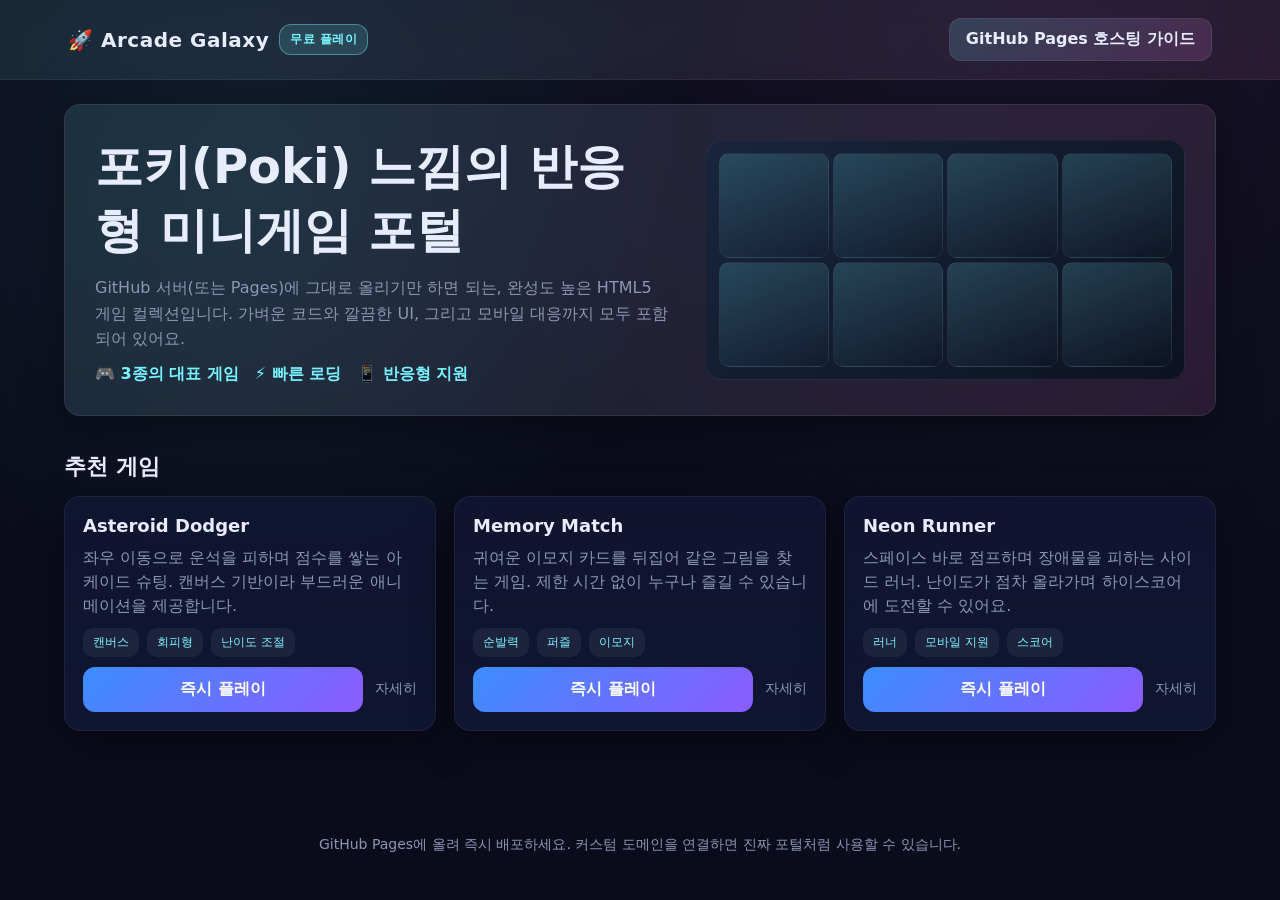
<file: index.html>
<!doctype html>
<html lang="ko">
<head>
  <meta charset="UTF-8" />
  <meta name="viewport" content="width=device-width, initial-scale=1" />
  <title>Arcade Galaxy | 포키 감성의 HTML 게임 허브</title>
  <link rel="stylesheet" href="assets/css/style.css" />
</head>
<body>
  <header>
    <div class="navbar">
      <div class="brand">🚀 Arcade Galaxy <span class="badge">무료 플레이</span></div>
      <a class="cta" href="https://github.com" target="_blank" rel="noreferrer">GitHub Pages 호스팅 가이드</a>
    </div>
  </header>
  <main>
    <section class="hero">
      <div>
        <h1>포키(Poki) 느낌의 반응형 미니게임 포털</h1>
        <p>GitHub 서버(또는 Pages)에 그대로 올리기만 하면 되는, 완성도 높은 HTML5 게임 컬렉션입니다. 가벼운 코드와 깔끔한 UI, 그리고 모바일 대응까지 모두 포함되어 있어요.</p>
        <div class="stats">
          <span>🎮 3종의 대표 게임</span>
          <span>⚡ 빠른 로딩</span>
          <span>📱 반응형 지원</span>
        </div>
      </div>
      <div class="preview">
        <div class="tile"></div>
        <div class="tile"></div>
        <div class="tile"></div>
        <div class="tile"></div>
        <div class="tile"></div>
        <div class="tile"></div>
        <div class="tile"></div>
        <div class="tile"></div>
      </div>
    </section>

    <h2 class="section-title">추천 게임</h2>
    <div class="cards">
      <article class="card">
        <h3>Asteroid Dodger</h3>
        <p>좌우 이동으로 운석을 피하며 점수를 쌓는 아케이드 슈팅. 캔버스 기반이라 부드러운 애니메이션을 제공합니다.</p>
        <div class="tags">
          <span class="tag">캔버스</span>
          <span class="tag">회피형</span>
          <span class="tag">난이도 조절</span>
        </div>
        <div class="card-actions">
          <a class="play-btn" href="games/dodger.html">즉시 플레이</a>
          <a class="secondary-link" href="games/dodger.html">자세히</a>
        </div>
      </article>
      <article class="card">
        <h3>Memory Match</h3>
        <p>귀여운 이모지 카드를 뒤집어 같은 그림을 찾는 게임. 제한 시간 없이 누구나 즐길 수 있습니다.</p>
        <div class="tags">
          <span class="tag">순발력</span>
          <span class="tag">퍼즐</span>
          <span class="tag">이모지</span>
        </div>
        <div class="card-actions">
          <a class="play-btn" href="games/memory.html">즉시 플레이</a>
          <a class="secondary-link" href="games/memory.html">자세히</a>
        </div>
      </article>
      <article class="card">
        <h3>Neon Runner</h3>
        <p>스페이스 바로 점프하며 장애물을 피하는 사이드 러너. 난이도가 점차 올라가며 하이스코어에 도전할 수 있어요.</p>
        <div class="tags">
          <span class="tag">러너</span>
          <span class="tag">모바일 지원</span>
          <span class="tag">스코어</span>
        </div>
        <div class="card-actions">
          <a class="play-btn" href="games/runner.html">즉시 플레이</a>
          <a class="secondary-link" href="games/runner.html">자세히</a>
        </div>
      </article>
    </div>
  </main>
  <footer>
    GitHub Pages에 올려 즉시 배포하세요. 커스텀 도메인을 연결하면 진짜 포털처럼 사용할 수 있습니다.
  </footer>
</body>
</html>
</file>
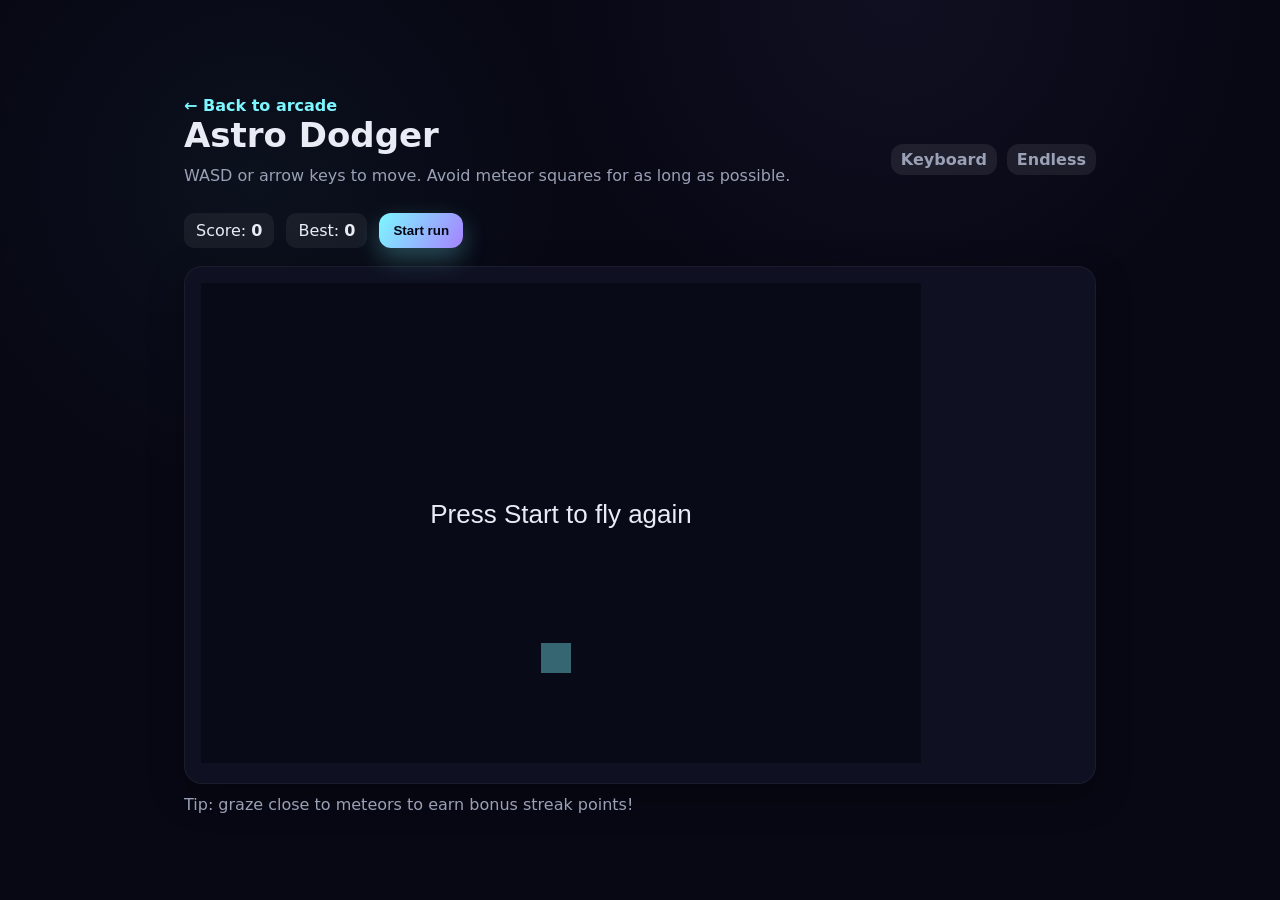
<file: games/astro-dodger.html>
<!DOCTYPE html>
<html lang="en">
<head>
  <meta charset="UTF-8">
  <meta name="viewport" content="width=device-width, initial-scale=1.0">
  <title>Astro Dodger - Galaxy Arcade</title>
  <link rel="stylesheet" href="../assets/style.css">
</head>
<body>
  <div class="game-shell">
    <a class="back-link" href="../index.html">← Back to arcade</a>
    <div class="game-hero">
      <div>
        <h1>Astro Dodger</h1>
        <p class="controls">WASD or arrow keys to move. Avoid meteor squares for as long as possible.</p>
      </div>
      <div class="game-meta">
        <span class="badge">Keyboard</span>
        <span class="badge">Endless</span>
      </div>
    </div>

    <div class="scoreboard">
      <span>Score: <strong id="score">0</strong></span>
      <span>Best: <strong id="best">0</strong></span>
      <button class="cta" id="start">Start run</button>
    </div>

    <div class="canvas-frame">
      <canvas id="astro-canvas" width="720" height="480"></canvas>
    </div>
    <p class="controls">Tip: graze close to meteors to earn bonus streak points!</p>
  </div>

  <script>
    const canvas = document.getElementById('astro-canvas');
    const ctx = canvas.getContext('2d');
    const scoreEl = document.getElementById('score');
    const bestEl = document.getElementById('best');
    const startBtn = document.getElementById('start');

    const state = {
      running: false,
      player: { x: 340, y: 360, size: 30, speed: 4 },
      meteors: [],
      score: 0,
      best: Number(localStorage.getItem('astroBest') || 0),
      streak: 0,
      lastTime: 0
    };

    bestEl.textContent = state.best;
    const keys = new Set();
    document.addEventListener('keydown', e => keys.add(e.key.toLowerCase()));
    document.addEventListener('keyup', e => keys.delete(e.key.toLowerCase()));

    function resetGame() {
      state.player.x = 340;
      state.player.y = 360;
      state.meteors = [];
      state.score = 0;
      state.streak = 0;
      state.running = true;
      state.lastTime = performance.now();
      spawnMeteor();
      requestAnimationFrame(loop);
    }

    function spawnMeteor() {
      const size = 20 + Math.random() * 26;
      state.meteors.push({
        x: Math.random() * (canvas.width - size),
        y: -size,
        size,
        speed: 2 + Math.random() * 2,
        sway: Math.random() * 0.8 - 0.4
      });
    }

    function update(dt) {
      const p = state.player;
      if (keys.has('arrowleft') || keys.has('a')) p.x -= p.speed;
      if (keys.has('arrowright') || keys.has('d')) p.x += p.speed;
      if (keys.has('arrowup') || keys.has('w')) p.y -= p.speed;
      if (keys.has('arrowdown') || keys.has('s')) p.y += p.speed;
      p.x = Math.max(0, Math.min(canvas.width - p.size, p.x));
      p.y = Math.max(0, Math.min(canvas.height - p.size, p.y));

      if (Math.random() < 0.02) spawnMeteor();

      state.meteors.forEach(m => {
        m.y += m.speed * (dt / 16);
        m.x += Math.sin(m.y * 0.02) * m.sway * (dt / 16);
      });
      state.meteors = state.meteors.filter(m => m.y < canvas.height + 40);

      checkCollisions();
      state.score += dt * 0.02;
      scoreEl.textContent = Math.floor(state.score);
    }

    function checkCollisions() {
      const p = state.player;
      for (const m of state.meteors) {
        const hit = p.x < m.x + m.size && p.x + p.size > m.x && p.y < m.y + m.size && p.y + p.size > m.y;
        if (hit) {
          state.running = false;
          state.best = Math.max(state.best, Math.floor(state.score));
          localStorage.setItem('astroBest', state.best);
          bestEl.textContent = state.best;
          startBtn.textContent = 'Retry';
        }
      }
    }

    function draw() {
      ctx.clearRect(0, 0, canvas.width, canvas.height);
      ctx.fillStyle = '#0b0f1f';
      ctx.fillRect(0, 0, canvas.width, canvas.height);

      // player
      ctx.fillStyle = '#7cf7ff';
      ctx.fillRect(state.player.x, state.player.y, state.player.size, state.player.size);

      // meteors
      ctx.fillStyle = '#f72585';
      state.meteors.forEach(m => {
        ctx.beginPath();
        ctx.roundRect(m.x, m.y, m.size, m.size, 6);
        ctx.fill();
      });

      if (!state.running) {
        ctx.fillStyle = 'rgba(7,8,20,0.6)';
        ctx.fillRect(0, 0, canvas.width, canvas.height);
        ctx.fillStyle = '#e9ecf5';
        ctx.font = '26px Space Grotesk, sans-serif';
        ctx.textAlign = 'center';
        ctx.fillText('Press Start to fly again', canvas.width / 2, canvas.height / 2);
      }
    }

    function loop(timestamp) {
      if (!state.running) return;
      const dt = timestamp - state.lastTime;
      state.lastTime = timestamp;
      update(dt);
      draw();
      requestAnimationFrame(loop);
    }

    startBtn.addEventListener('click', resetGame);
    draw();
  </script>
</body>
</html>
</file>
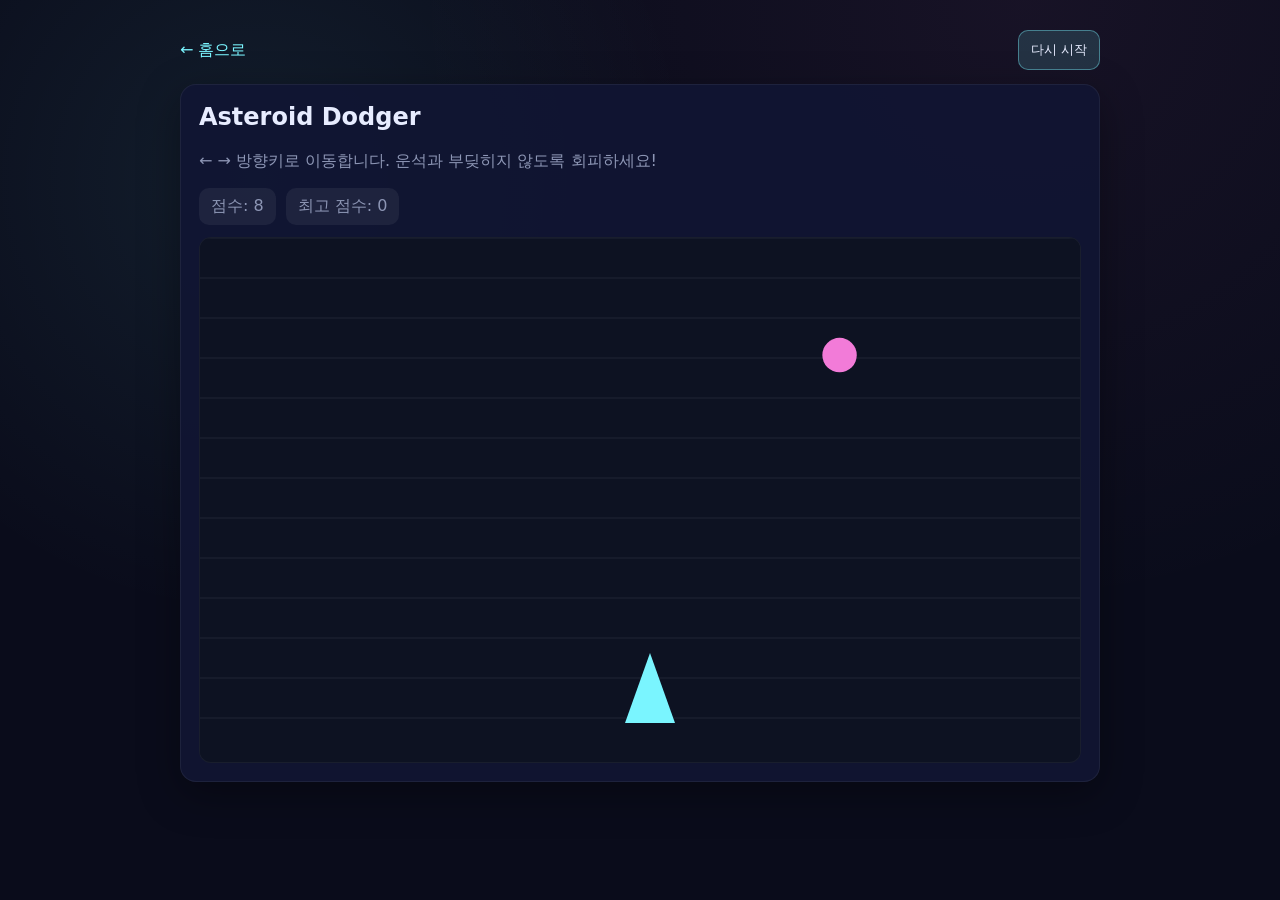
<file: games/dodger.html>
<!doctype html>
<html lang="ko">
<head>
  <meta charset="UTF-8" />
  <meta name="viewport" content="width=device-width, initial-scale=1" />
  <title>Asteroid Dodger | Arcade Galaxy</title>
  <link rel="stylesheet" href="../assets/css/style.css" />
</head>
<body>
  <div class="game-shell">
    <div class="game-toolbar">
      <a href="../index.html">← 홈으로</a>
      <div class="game-cta">
        <button class="button" id="restart">다시 시작</button>
      </div>
    </div>
    <div class="game-card">
      <h2 style="margin-top:0">Asteroid Dodger</h2>
      <p style="color:var(--muted);margin-top:4px">← → 방향키로 이동합니다. 운석과 부딪히지 않도록 회피하세요!</p>
      <div class="status-bar">
        <span class="status-pill">점수: <span id="score">0</span></span>
        <span class="status-pill">최고 점수: <span id="best">0</span></span>
      </div>
      <div class="canvas-wrap">
        <canvas id="game" width="900" height="520"></canvas>
      </div>
    </div>
  </div>
  <div class="snackbar" id="snackbar">게임 종료! 다시 도전해보세요.</div>
  <script>
    const canvas = document.getElementById('game');
    const ctx = canvas.getContext('2d');
    const scoreEl = document.getElementById('score');
    const bestEl = document.getElementById('best');
    const snackbar = document.getElementById('snackbar');

    const ship = { x: canvas.width / 2, y: canvas.height - 70, w: 50, h: 70, speed: 7 };
    let keys = { left: false, right: false };
    let asteroids = [];
    let score = 0;
    let best = Number(localStorage.getItem('dodger-best') || 0);
    let lastTime = 0;
    let spawnTimer = 0;
    let running = true;

    bestEl.textContent = best;

    function drawShip() {
      ctx.fillStyle = '#7af5ff';
      ctx.beginPath();
      ctx.moveTo(ship.x, ship.y - ship.h / 2);
      ctx.lineTo(ship.x - ship.w / 2, ship.y + ship.h / 2);
      ctx.lineTo(ship.x + ship.w / 2, ship.y + ship.h / 2);
      ctx.closePath();
      ctx.fill();
    }

    function spawnAsteroid() {
      const size = 30 + Math.random() * 40;
      asteroids.push({
        x: Math.random() * (canvas.width - size) + size / 2,
        y: -size,
        size,
        speed: 2.5 + Math.random() * 3 + score * 0.001
      });
    }

    function update(delta) {
      if (!running) return;
      const move = ship.speed * delta * 0.06;
      if (keys.left) ship.x = Math.max(ship.w / 2, ship.x - move);
      if (keys.right) ship.x = Math.min(canvas.width - ship.w / 2, ship.x + move);

      spawnTimer += delta;
      if (spawnTimer > 600 - Math.min(score, 400)) {
        spawnAsteroid();
        spawnTimer = 0;
      }

      asteroids.forEach(a => {
        a.y += a.speed * delta * 0.08;
      });
      asteroids = asteroids.filter(a => a.y < canvas.height + a.size);

      asteroids.forEach(a => {
        const dx = Math.abs(a.x - ship.x);
        const dy = Math.abs(a.y - ship.y);
        if (dx < a.size / 2 + ship.w / 2.2 && dy < a.size / 2 + ship.h / 2.2) {
          gameOver();
        }
      });

      score += Math.floor(delta * 0.04);
      scoreEl.textContent = score;
    }

    function draw() {
      ctx.clearRect(0, 0, canvas.width, canvas.height);
      ctx.fillStyle = '#0d1222';
      ctx.fillRect(0, 0, canvas.width, canvas.height);

      ctx.strokeStyle = 'rgba(255,255,255,0.08)';
      for (let y = 0; y < canvas.height; y += 40) {
        ctx.beginPath();
        ctx.moveTo(0, y);
        ctx.lineTo(canvas.width, y);
        ctx.stroke();
      }

      drawShip();
      ctx.fillStyle = '#f27bd8';
      asteroids.forEach(a => {
        ctx.beginPath();
        ctx.arc(a.x, a.y, a.size / 2, 0, Math.PI * 2);
        ctx.fill();
      });
    }

    function loop(timestamp) {
      const delta = timestamp - lastTime;
      lastTime = timestamp;
      update(delta);
      draw();
      requestAnimationFrame(loop);
    }

    function gameOver() {
      running = false;
      snackbar.classList.add('show');
      setTimeout(() => snackbar.classList.remove('show'), 1800);
      if (score > best) {
        best = score;
        localStorage.setItem('dodger-best', best);
        bestEl.textContent = best;
      }
    }

    function restart() {
      score = 0;
      spawnTimer = 0;
      asteroids = [];
      ship.x = canvas.width / 2;
      running = true;
      lastTime = performance.now();
    }

    document.getElementById('restart').addEventListener('click', restart);

    window.addEventListener('keydown', e => {
      if (e.key === 'ArrowLeft') keys.left = true;
      if (e.key === 'ArrowRight') keys.right = true;
      if (e.key === ' ' && !running) restart();
    });

    window.addEventListener('keyup', e => {
      if (e.key === 'ArrowLeft') keys.left = false;
      if (e.key === 'ArrowRight') keys.right = false;
    });

    restart();
    requestAnimationFrame(loop);
  </script>
</body>
</html>
</file>
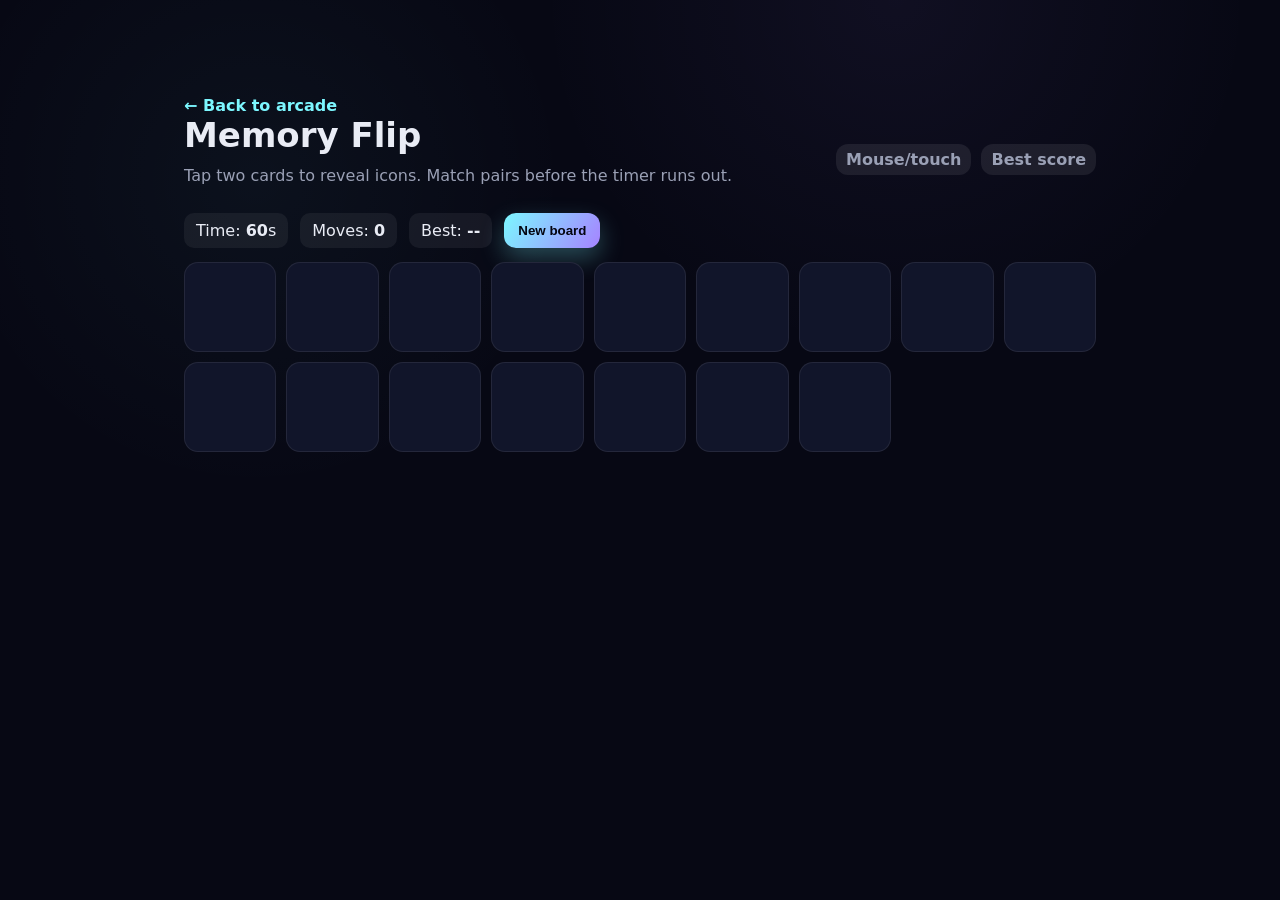
<file: games/memory-flip.html>
<!DOCTYPE html>
<html lang="en">
<head>
  <meta charset="UTF-8">
  <meta name="viewport" content="width=device-width, initial-scale=1.0">
  <title>Memory Flip - Galaxy Arcade</title>
  <link rel="stylesheet" href="../assets/style.css">
</head>
<body>
  <div class="game-shell">
    <a class="back-link" href="../index.html">← Back to arcade</a>
    <div class="game-hero">
      <div>
        <h1>Memory Flip</h1>
        <p class="controls">Tap two cards to reveal icons. Match pairs before the timer runs out.</p>
      </div>
      <div class="game-meta">
        <span class="badge">Mouse/touch</span>
        <span class="badge">Best score</span>
      </div>
    </div>

    <div class="scoreboard">
      <span>Time: <strong id="time">60</strong>s</span>
      <span>Moves: <strong id="moves">0</strong></span>
      <span>Best: <strong id="best">--</strong></span>
      <button class="cta" id="restart">New board</button>
    </div>

    <div id="memory-board"></div>
  </div>

  <script>
    const icons = ['🚀','🛸','🌙','☄️','🌟','🛰️','🪐','✨'];
    const board = document.getElementById('memory-board');
    const timeEl = document.getElementById('time');
    const movesEl = document.getElementById('moves');
    const bestEl = document.getElementById('best');
    const restartBtn = document.getElementById('restart');

    let timer;
    let timeLeft = 60;
    let moves = 0;
    let revealed = [];
    let lock = false;
    let matchedPairs = 0;
    bestEl.textContent = localStorage.getItem('memoryBest') || '--';

    function shuffle(array) {
      for (let i = array.length - 1; i > 0; i--) {
        const j = Math.floor(Math.random() * (i + 1));
        [array[i], array[j]] = [array[j], array[i]];
      }
      return array;
    }

    function startTimer() {
      clearInterval(timer);
      timer = setInterval(() => {
        timeLeft--;
        timeEl.textContent = timeLeft;
        if (timeLeft <= 0) endGame(false);
      }, 1000);
    }

    function endGame(won) {
      clearInterval(timer);
      lock = true;
      const message = won ? 'You matched them all!' : 'Time is up!';
      setTimeout(() => alert(message), 150);
      if (won) {
        const best = Number(localStorage.getItem('memoryBest') || Infinity);
        if (moves < best) {
          localStorage.setItem('memoryBest', moves);
          bestEl.textContent = moves;
        }
      }
    }

    function buildBoard() {
      board.innerHTML = '';
      timeLeft = 60;
      moves = 0;
      matchedPairs = 0;
      lock = false;
      revealed = [];
      timeEl.textContent = timeLeft;
      movesEl.textContent = moves;
      const cards = shuffle([...icons, ...icons]);
      cards.forEach(icon => {
        const div = document.createElement('div');
        div.className = 'card';
        div.dataset.icon = icon;
        div.addEventListener('click', () => handleClick(div));
        board.appendChild(div);
      });
      startTimer();
    }

    function handleClick(card) {
      if (lock || card.classList.contains('revealed') || card.classList.contains('matched')) return;
      card.classList.add('revealed');
      card.textContent = card.dataset.icon;
      revealed.push(card);
      if (revealed.length === 2) {
        moves++;
        movesEl.textContent = moves;
        checkMatch();
      }
    }

    function checkMatch() {
      const [first, second] = revealed;
      if (!second) return;
      if (first.dataset.icon === second.dataset.icon) {
        first.classList.add('matched');
        second.classList.add('matched');
        revealed = [];
        matchedPairs++;
        if (matchedPairs === icons.length) endGame(true);
      } else {
        lock = true;
        setTimeout(() => {
          first.classList.remove('revealed');
          second.classList.remove('revealed');
          first.textContent = '';
          second.textContent = '';
          revealed = [];
          lock = false;
        }, 750);
      }
    }

    restartBtn.addEventListener('click', buildBoard);
    buildBoard();
  </script>
</body>
</html>
</file>
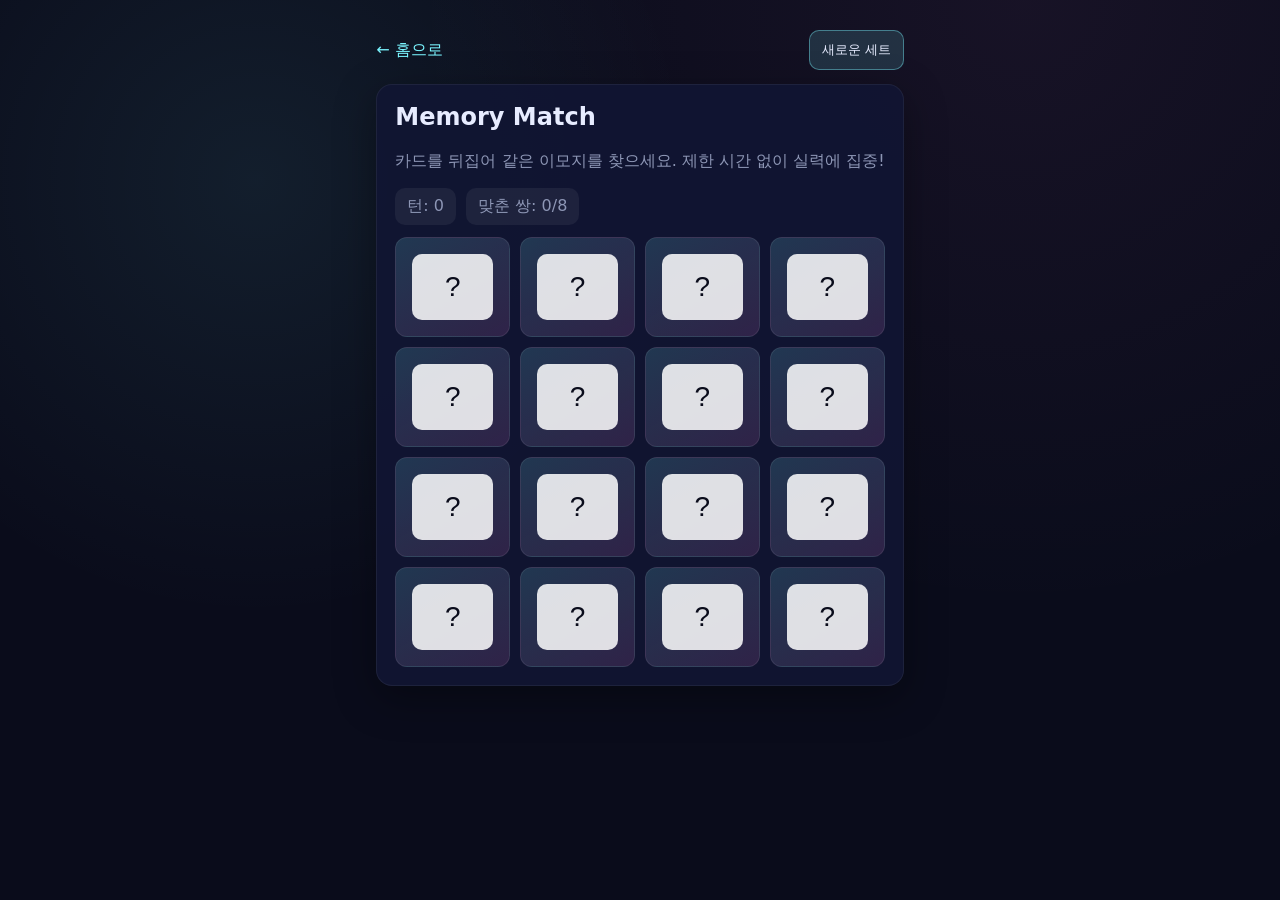
<file: games/memory.html>
<!doctype html>
<html lang="ko">
<head>
  <meta charset="UTF-8" />
  <meta name="viewport" content="width=device-width, initial-scale=1" />
  <title>Memory Match | Arcade Galaxy</title>
  <link rel="stylesheet" href="../assets/css/style.css" />
</head>
<body>
  <div class="game-shell">
    <div class="game-toolbar">
      <a href="../index.html">← 홈으로</a>
      <div class="game-cta">
        <button class="button" id="shuffle">새로운 세트</button>
      </div>
    </div>
    <div class="game-card">
      <h2 style="margin-top:0">Memory Match</h2>
      <p style="color:var(--muted);margin-top:4px">카드를 뒤집어 같은 이모지를 찾으세요. 제한 시간 없이 실력에 집중!</p>
      <div class="status-bar">
        <span class="status-pill">턴: <span id="turns">0</span></span>
        <span class="status-pill">맞춘 쌍: <span id="matches">0</span>/8</span>
      </div>
      <div class="grid memory-grid" id="grid"></div>
    </div>
  </div>
  <div class="snackbar" id="snackbar">축하합니다! 모든 카드를 완성했습니다.</div>
  <script>
    const emojis = ['🚀','🪐','🌟','👾','🎮','🛰️','🎧','💎'];
    const grid = document.getElementById('grid');
    const snackbar = document.getElementById('snackbar');
    const turnsEl = document.getElementById('turns');
    const matchesEl = document.getElementById('matches');
    let lock = false;
    let opened = [];
    let turns = 0;
    let matched = 0;

    function createCards() {
      grid.innerHTML = '';
      turns = 0;
      matched = 0;
      updateStats();
      opened = [];
      const deck = [...emojis, ...emojis].sort(() => Math.random() - 0.5);
      deck.forEach((icon, idx) => {
        const tile = document.createElement('button');
        tile.className = 'card-tile';
        tile.setAttribute('aria-label', `카드 ${idx + 1}`);
        tile.innerHTML = `<div class="face">?</div>`;
        tile.dataset.icon = icon;
        tile.addEventListener('click', () => flip(tile));
        grid.appendChild(tile);
      });
    }

    function flip(tile) {
      if (lock || tile.classList.contains('flipped')) return;
      tile.classList.add('flipped');
      tile.querySelector('.face').textContent = tile.dataset.icon;
      opened.push(tile);

      if (opened.length === 2) {
        lock = true;
        turns++;
        if (opened[0].dataset.icon === opened[1].dataset.icon) {
          opened.forEach(t => t.style.cursor = 'default');
          matched++;
          setTimeout(() => {
            opened.forEach(t => t.style.opacity = '0.4');
            opened = [];
            lock = false;
            updateStats();
            if (matched === emojis.length) celebrate();
          }, 280);
        } else {
          setTimeout(() => {
            opened.forEach(t => {
              t.classList.remove('flipped');
              t.querySelector('.face').textContent = '?';
            });
            opened = [];
            lock = false;
            updateStats();
          }, 600);
        }
      }
    }

    function updateStats() {
      turnsEl.textContent = turns;
      matchesEl.textContent = matched;
    }

    function celebrate() {
      snackbar.classList.add('show');
      setTimeout(() => snackbar.classList.remove('show'), 1800);
    }

    document.getElementById('shuffle').addEventListener('click', createCards);
    createCards();
  </script>
</body>
</html>
</file>
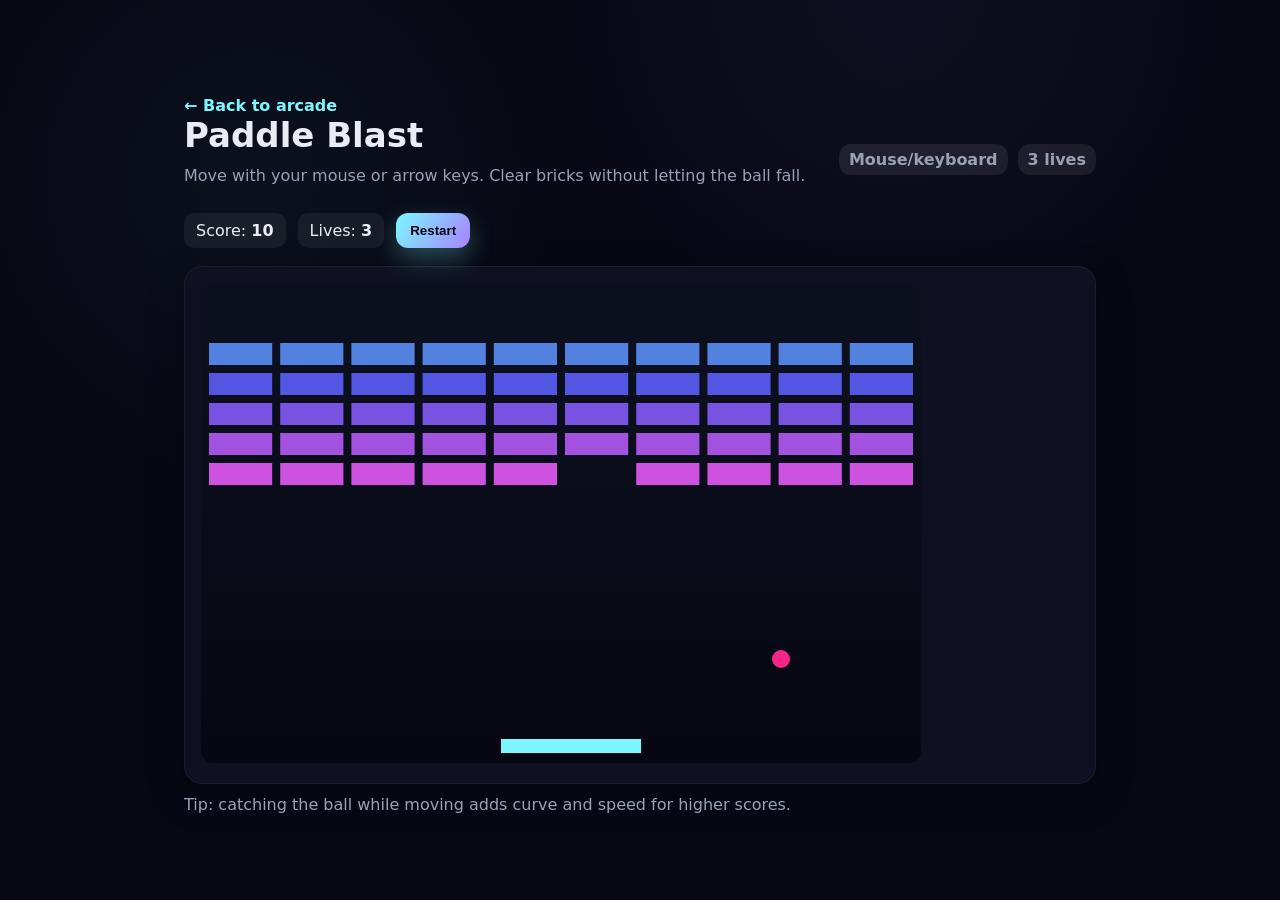
<file: games/paddle-blast.html>
<!DOCTYPE html>
<html lang="en">
<head>
  <meta charset="UTF-8">
  <meta name="viewport" content="width=device-width, initial-scale=1.0">
  <title>Paddle Blast - Galaxy Arcade</title>
  <link rel="stylesheet" href="../assets/style.css">
</head>
<body>
  <div class="game-shell">
    <a class="back-link" href="../index.html">← Back to arcade</a>
    <div class="game-hero">
      <div>
        <h1>Paddle Blast</h1>
        <p class="controls">Move with your mouse or arrow keys. Clear bricks without letting the ball fall.</p>
      </div>
      <div class="game-meta">
        <span class="badge">Mouse/keyboard</span>
        <span class="badge">3 lives</span>
      </div>
    </div>

    <div class="scoreboard">
      <span>Score: <strong id="score">0</strong></span>
      <span>Lives: <strong id="lives">3</strong></span>
      <button class="cta" id="restart">Restart</button>
    </div>

    <div class="canvas-frame">
      <canvas id="paddle-canvas" width="720" height="480"></canvas>
    </div>
    <p class="controls">Tip: catching the ball while moving adds curve and speed for higher scores.</p>
  </div>

  <script>
    const canvas = document.getElementById('paddle-canvas');
    const ctx = canvas.getContext('2d');
    const scoreEl = document.getElementById('score');
    const livesEl = document.getElementById('lives');
    const restartBtn = document.getElementById('restart');

    const paddle = { x: 300, y: canvas.height - 24, w: 140, h: 14, speed: 8 };
    const ball = { x: 360, y: 260, vx: 4, vy: -4, r: 9 };
    let bricks = [];
    let score = 0;
    let lives = 3;
    let running = true;

    function createBricks() {
      bricks = [];
      const rows = 5;
      const cols = 10;
      const padding = 8;
      const brickW = (canvas.width - padding * (cols + 1)) / cols;
      const brickH = 22;
      for (let r = 0; r < rows; r++) {
        for (let c = 0; c < cols; c++) {
          bricks.push({
            x: padding + c * (brickW + padding),
            y: 60 + r * (brickH + padding),
            w: brickW,
            h: brickH,
            hit: false,
            color: `hsl(${220 + r * 18}, 70%, 60%)`
          });
        }
      }
    }

    function reset() {
      paddle.x = 300;
      ball.x = 360;
      ball.y = 260;
      ball.vx = 4;
      ball.vy = -4;
      score = 0;
      lives = 3;
      running = true;
      createBricks();
      updateHud();
      requestAnimationFrame(loop);
    }

    function updateHud() {
      scoreEl.textContent = score;
      livesEl.textContent = lives;
    }

    const keys = new Set();
    document.addEventListener('keydown', e => keys.add(e.key.toLowerCase()));
    document.addEventListener('keyup', e => keys.delete(e.key.toLowerCase()));
    canvas.addEventListener('mousemove', e => {
      const rect = canvas.getBoundingClientRect();
      const pos = e.clientX - rect.left;
      paddle.x = pos - paddle.w / 2;
    });

    function update() {
      if (keys.has('arrowleft') || keys.has('a')) paddle.x -= paddle.speed;
      if (keys.has('arrowright') || keys.has('d')) paddle.x += paddle.speed;
      paddle.x = Math.max(0, Math.min(canvas.width - paddle.w, paddle.x));

      ball.x += ball.vx;
      ball.y += ball.vy;

      if (ball.x - ball.r < 0 || ball.x + ball.r > canvas.width) ball.vx *= -1;
      if (ball.y - ball.r < 0) ball.vy *= -1;

      if (ball.y + ball.r > canvas.height) {
        lives -= 1;
        if (lives <= 0) {
          running = false;
          showMessage('Game over!');
        } else {
          ball.x = canvas.width / 2;
          ball.y = canvas.height - 80;
          ball.vx = 4 * (Math.random() > 0.5 ? 1 : -1);
          ball.vy = -4;
        }
        updateHud();
      }

      // paddle collision
      if (ball.x > paddle.x && ball.x < paddle.x + paddle.w && ball.y + ball.r > paddle.y && ball.y - ball.r < paddle.y + paddle.h) {
        const hitPos = (ball.x - paddle.x) / paddle.w - 0.5;
        ball.vx = hitPos * 10;
        ball.vy = -Math.abs(ball.vy);
        score += 2;
        updateHud();
      }

      // bricks
      bricks.forEach(brick => {
        if (brick.hit) return;
        const inX = ball.x + ball.r > brick.x && ball.x - ball.r < brick.x + brick.w;
        const inY = ball.y + ball.r > brick.y && ball.y - ball.r < brick.y + brick.h;
        if (inX && inY) {
          brick.hit = true;
          score += 10;
          // reflect ball
          const overlapLeft = ball.x + ball.r - brick.x;
          const overlapRight = brick.x + brick.w - (ball.x - ball.r);
          const overlapTop = ball.y + ball.r - brick.y;
          const overlapBottom = brick.y + brick.h - (ball.y - ball.r);
          const minOverlap = Math.min(overlapLeft, overlapRight, overlapTop, overlapBottom);
          if (minOverlap === overlapLeft) ball.vx = -Math.abs(ball.vx);
          else if (minOverlap === overlapRight) ball.vx = Math.abs(ball.vx);
          else if (minOverlap === overlapTop) ball.vy = -Math.abs(ball.vy);
          else ball.vy = Math.abs(ball.vy);
          updateHud();
        }
      });

      if (bricks.every(b => b.hit)) {
        running = false;
        showMessage('You cleared the board!');
      }
    }

    function showMessage(text) {
      ctx.fillStyle = 'rgba(7,8,20,0.65)';
      ctx.fillRect(0, 0, canvas.width, canvas.height);
      ctx.fillStyle = '#e9ecf5';
      ctx.font = '28px Space Grotesk, sans-serif';
      ctx.textAlign = 'center';
      ctx.fillText(text, canvas.width / 2, canvas.height / 2);
    }

    function draw() {
      ctx.clearRect(0, 0, canvas.width, canvas.height);

      // paddle
      ctx.fillStyle = '#7cf7ff';
      ctx.fillRect(paddle.x, paddle.y, paddle.w, paddle.h);

      // ball
      ctx.fillStyle = '#f72585';
      ctx.beginPath();
      ctx.arc(ball.x, ball.y, ball.r, 0, Math.PI * 2);
      ctx.fill();

      // bricks
      bricks.forEach(brick => {
        if (brick.hit) return;
        ctx.fillStyle = brick.color;
        ctx.fillRect(brick.x, brick.y, brick.w, brick.h);
      });
    }

    function loop() {
      if (!running) return;
      update();
      draw();
      requestAnimationFrame(loop);
    }

    restartBtn.addEventListener('click', reset);
    reset();
  </script>
</body>
</html>
</file>
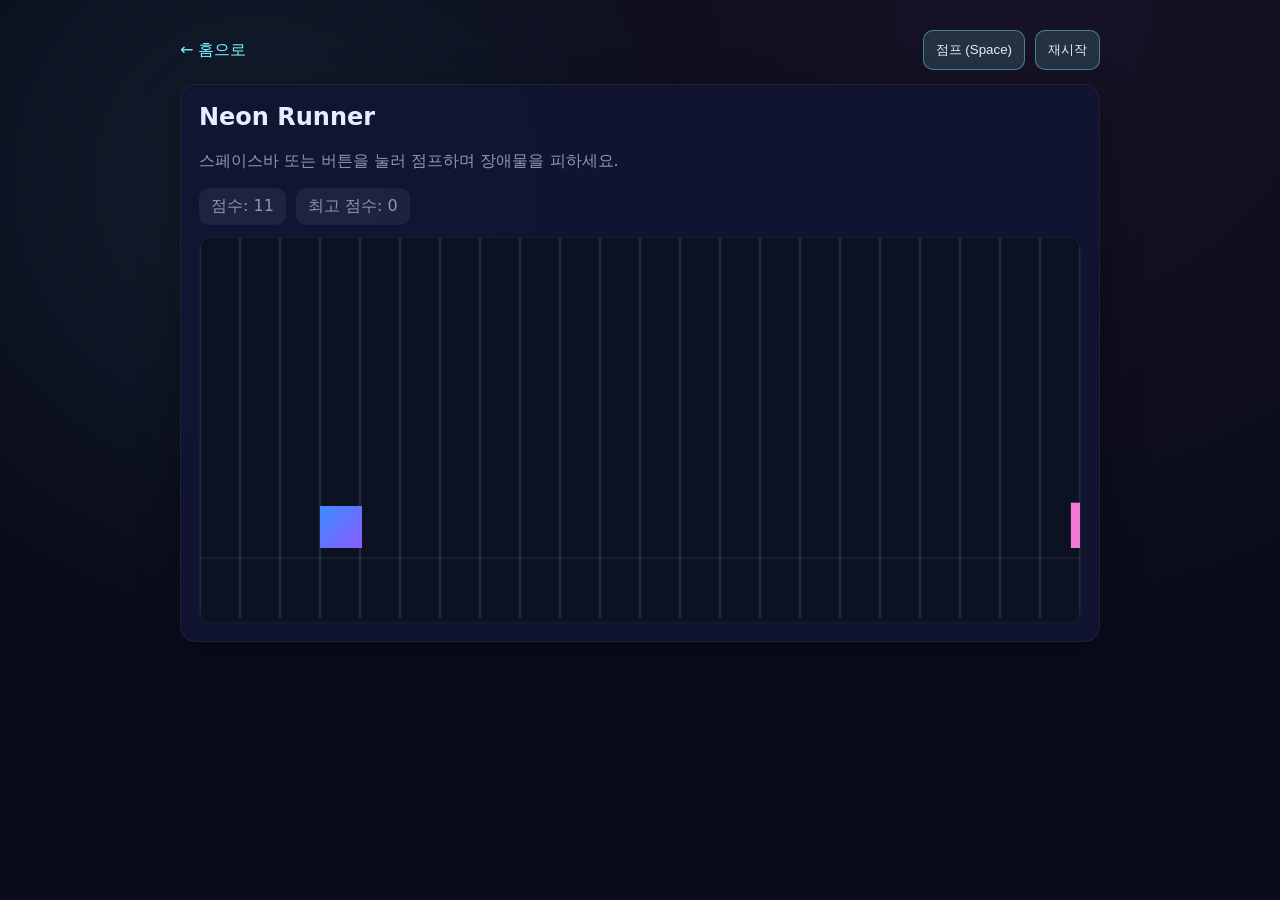
<file: games/runner.html>
<!doctype html>
<html lang="ko">
<head>
  <meta charset="UTF-8" />
  <meta name="viewport" content="width=device-width, initial-scale=1" />
  <title>Neon Runner | Arcade Galaxy</title>
  <link rel="stylesheet" href="../assets/css/style.css" />
</head>
<body>
  <div class="game-shell">
    <div class="game-toolbar">
      <a href="../index.html">← 홈으로</a>
      <div class="game-cta">
        <button class="button" id="jump">점프 (Space)</button>
        <button class="button" id="restart">재시작</button>
      </div>
    </div>
    <div class="game-card">
      <h2 style="margin-top:0">Neon Runner</h2>
      <p style="color:var(--muted);margin-top:4px">스페이스바 또는 버튼을 눌러 점프하며 장애물을 피하세요.</p>
      <div class="status-bar">
        <span class="status-pill">점수: <span id="score">0</span></span>
        <span class="status-pill">최고 점수: <span id="best">0</span></span>
      </div>
      <div class="canvas-wrap">
        <canvas id="runner" width="900" height="380"></canvas>
      </div>
    </div>
  </div>
  <div class="snackbar" id="snackbar">충돌! 다시 도전해보세요.</div>
  <script>
    const canvas = document.getElementById('runner');
    const ctx = canvas.getContext('2d');
    const scoreEl = document.getElementById('score');
    const bestEl = document.getElementById('best');
    const snackbar = document.getElementById('snackbar');

    let score = 0;
    let best = Number(localStorage.getItem('runner-best') || 0);
    let lastTime = 0;
    let running = true;

    const player = { x: 120, y: 0, w: 42, h: 42, vy: 0, grounded: false };
    const gravity = 0.0014;
    const jumpForce = 0.55;
    const floor = canvas.height - 70;
    let obstacles = [];
    let spawnTimer = 0;

    function resetPlayer() {
      player.y = floor - player.h;
      player.vy = 0;
      player.grounded = true;
    }

    function spawnObstacle() {
      const height = 30 + Math.random() * 60;
      const width = 24 + Math.random() * 30;
      const gap = Math.max(120, 260 - score * 0.15);
      obstacles.push({ x: canvas.width + width, y: floor - height, w: width, h: height, speed: 0.35 + score * 0.00008, gap });
    }

    function update(delta) {
      if (!running) return;
      score += Math.floor(delta * 0.05);
      spawnTimer += delta;

      if (spawnTimer > 900) {
        spawnObstacle();
        spawnTimer = 0;
      }

      player.vy += gravity * delta;
      player.y += player.vy * delta;
      if (player.y >= floor - player.h) {
        player.y = floor - player.h;
        player.vy = 0;
        player.grounded = true;
      }

      obstacles.forEach(o => {
        o.x -= o.speed * delta;
      });
      obstacles = obstacles.filter(o => o.x + o.w > -20);

      obstacles.forEach(o => {
        if (
          player.x < o.x + o.w &&
          player.x + player.w > o.x &&
          player.y < o.y + o.h &&
          player.y + player.h > o.y
        ) {
          gameOver();
        }
      });

      scoreEl.textContent = score;
    }

    function drawBackground() {
      ctx.fillStyle = '#0d1222';
      ctx.fillRect(0, 0, canvas.width, canvas.height);
      ctx.strokeStyle = 'rgba(122,245,255,0.25)';
      for (let x = 0; x < canvas.width; x += 40) {
        ctx.beginPath();
        ctx.moveTo(x, 0);
        ctx.lineTo(x, canvas.height);
        ctx.stroke();
      }
      ctx.strokeStyle = 'rgba(255,255,255,0.1)';
      ctx.beginPath();
      ctx.moveTo(0, floor + 10);
      ctx.lineTo(canvas.width, floor + 10);
      ctx.stroke();
    }

    function drawPlayer() {
      const gradient = ctx.createLinearGradient(player.x, player.y, player.x + player.w, player.y + player.h);
      gradient.addColorStop(0, '#3b8dff');
      gradient.addColorStop(1, '#8c5bff');
      ctx.fillStyle = gradient;
      ctx.fillRect(player.x, player.y, player.w, player.h);
    }

    function drawObstacles() {
      ctx.fillStyle = '#f27bd8';
      obstacles.forEach(o => {
        ctx.fillRect(o.x, o.y, o.w, o.h);
      });
    }

    function loop(timestamp) {
      const delta = timestamp - lastTime;
      lastTime = timestamp;
      update(delta);
      drawBackground();
      drawPlayer();
      drawObstacles();
      requestAnimationFrame(loop);
    }

    function jump() {
      if (!player.grounded || !running) return;
      player.vy = -jumpForce;
      player.grounded = false;
    }

    function gameOver() {
      running = false;
      snackbar.classList.add('show');
      setTimeout(() => snackbar.classList.remove('show'), 1600);
      if (score > best) {
        best = score;
        localStorage.setItem('runner-best', best);
        bestEl.textContent = best;
      }
    }

    function restart() {
      score = 0;
      obstacles = [];
      spawnTimer = 0;
      running = true;
      resetPlayer();
      lastTime = performance.now();
    }

    document.getElementById('jump').addEventListener('click', jump);
    document.getElementById('restart').addEventListener('click', restart);

    window.addEventListener('keydown', e => {
      if (e.code === 'Space') {
        jump();
      }
      if (e.key === 'r') restart();
    });

    resetPlayer();
    bestEl.textContent = best;
    requestAnimationFrame(loop);
  </script>
</body>
</html>
</file>
<file: assets/css/style.css>
:root {
  --bg: #0a0c1b;
  --panel: #111633;
  --accent: #7af5ff;
  --accent-2: #f27bd8;
  --text: #e7ecff;
  --muted: #8d96b5;
  --shadow: 0 12px 40px rgba(0, 0, 0, 0.35);
  --radius: 16px;
  --fast: 180ms;
}

* {
  box-sizing: border-box;
}

body {
  margin: 0;
  font-family: "Inter", system-ui, -apple-system, BlinkMacSystemFont, "Segoe UI", sans-serif;
  background: radial-gradient(circle at 20% 20%, rgba(122, 245, 255, 0.08), transparent 35%),
    radial-gradient(circle at 80% 0%, rgba(242, 123, 216, 0.06), transparent 45%),
    var(--bg);
  color: var(--text);
  min-height: 100vh;
  display: flex;
  flex-direction: column;
}

header {
  background: linear-gradient(135deg, rgba(122, 245, 255, 0.1), rgba(242, 123, 216, 0.1));
  border-bottom: 1px solid rgba(255, 255, 255, 0.06);
  position: sticky;
  top: 0;
  backdrop-filter: blur(10px);
  z-index: 5;
}

.navbar {
  display: flex;
  align-items: center;
  justify-content: space-between;
  padding: 18px 28px;
  max-width: 1200px;
  margin: 0 auto;
}

.brand {
  font-weight: 800;
  letter-spacing: 0.5px;
  font-size: 20px;
  display: flex;
  align-items: center;
  gap: 10px;
}

.badge {
  padding: 6px 10px;
  background: rgba(122, 245, 255, 0.14);
  border: 1px solid rgba(122, 245, 255, 0.4);
  border-radius: 12px;
  font-size: 12px;
  color: var(--accent);
}

.cta {
  padding: 10px 16px;
  border-radius: 12px;
  border: 1px solid rgba(255, 255, 255, 0.07);
  background: linear-gradient(135deg, rgba(122, 245, 255, 0.16), rgba(242, 123, 216, 0.16));
  color: var(--text);
  cursor: pointer;
  font-weight: 700;
  transition: transform var(--fast) ease, box-shadow var(--fast) ease;
  text-decoration: none;
}

.cta:hover {
  transform: translateY(-2px);
  box-shadow: var(--shadow);
}

main {
  flex: 1;
  max-width: 1200px;
  margin: 24px auto 64px;
  padding: 0 24px;
}

.hero {
  display: grid;
  grid-template-columns: 1.2fr 1fr;
  gap: 36px;
  align-items: center;
  padding: 30px;
  border-radius: var(--radius);
  background: linear-gradient(120deg, rgba(122, 245, 255, 0.12), rgba(242, 123, 216, 0.12));
  border: 1px solid rgba(255, 255, 255, 0.08);
  box-shadow: var(--shadow);
}

.hero h1 {
  margin: 0 0 12px;
  font-size: clamp(32px, 4vw, 48px);
}

.hero p {
  color: var(--muted);
  line-height: 1.6;
  margin: 0 0 12px;
}

.hero .stats {
  display: flex;
  gap: 16px;
  margin-top: 12px;
  color: var(--accent);
  font-weight: 700;
}

.hero .preview {
  height: 240px;
  background: linear-gradient(135deg, #18253c, #0d1222);
  border-radius: var(--radius);
  border: 1px solid rgba(255, 255, 255, 0.05);
  display: grid;
  grid-template-columns: repeat(4, 1fr);
  gap: 4px;
  padding: 12px;
}

.preview .tile {
  background: linear-gradient(160deg, rgba(122, 245, 255, 0.18), rgba(122, 245, 255, 0));
  border-radius: 10px;
  border: 1px solid rgba(255, 255, 255, 0.05);
}

.section-title {
  margin: 36px 0 14px;
  font-size: 22px;
  display: flex;
  align-items: center;
  gap: 10px;
}

.cards {
  display: grid;
  grid-template-columns: repeat(auto-fit, minmax(260px, 1fr));
  gap: 18px;
}

.card {
  background: linear-gradient(180deg, rgba(17, 22, 51, 0.85), rgba(17, 22, 51, 0.95));
  border-radius: var(--radius);
  padding: 18px;
  border: 1px solid rgba(255, 255, 255, 0.06);
  box-shadow: var(--shadow);
  display: flex;
  flex-direction: column;
  gap: 10px;
}

.card h3 {
  margin: 0;
  font-size: 18px;
}

.card p {
  margin: 0;
  color: var(--muted);
  line-height: 1.5;
}

.tags {
  display: flex;
  gap: 8px;
  flex-wrap: wrap;
}

.tag {
  background: rgba(255, 255, 255, 0.06);
  padding: 6px 10px;
  border-radius: 10px;
  font-size: 12px;
  color: var(--accent);
}

.card-actions {
  margin-top: auto;
  display: flex;
  justify-content: space-between;
  align-items: center;
  gap: 12px;
}

.play-btn {
  flex: 1;
  text-align: center;
  background: linear-gradient(135deg, #3b8dff, #8c5bff);
  border: none;
  border-radius: 12px;
  color: #fff;
  padding: 12px 14px;
  font-weight: 700;
  cursor: pointer;
  transition: transform var(--fast) ease, box-shadow var(--fast) ease, filter var(--fast) ease;
  text-decoration: none;
}

.play-btn:hover {
  transform: translateY(-2px) scale(1.01);
  box-shadow: var(--shadow);
  filter: brightness(1.05);
}

.secondary-link {
  color: var(--muted);
  text-decoration: none;
  font-size: 14px;
}

footer {
  padding: 22px 24px 46px;
  text-align: center;
  color: var(--muted);
  font-size: 14px;
}

.game-shell {
  max-width: 960px;
  margin: 30px auto 40px;
  padding: 0 20px;
}

.game-card {
  background: rgba(17, 22, 51, 0.9);
  border: 1px solid rgba(255, 255, 255, 0.06);
  border-radius: var(--radius);
  padding: 18px;
  box-shadow: var(--shadow);
}

.game-toolbar {
  display: flex;
  align-items: center;
  justify-content: space-between;
  gap: 12px;
  margin-bottom: 14px;
}

.game-toolbar a {
  color: var(--accent);
  text-decoration: none;
}

.game-cta {
  display: flex;
  gap: 10px;
  flex-wrap: wrap;
}

.button {
  background: rgba(122, 245, 255, 0.14);
  border: 1px solid rgba(122, 245, 255, 0.4);
  color: var(--text);
  border-radius: 10px;
  padding: 10px 12px;
  cursor: pointer;
  transition: transform var(--fast) ease, background var(--fast) ease;
}

.button:hover {
  transform: translateY(-1px);
  background: rgba(122, 245, 255, 0.22);
}

.canvas-wrap {
  background: #0d1222;
  border: 1px solid rgba(255, 255, 255, 0.05);
  border-radius: 12px;
  overflow: hidden;
}

.grid {
  display: grid;
  gap: 10px;
}

.memory-grid {
  grid-template-columns: repeat(auto-fill, minmax(90px, 1fr));
}

.card-tile {
  background: linear-gradient(150deg, rgba(122, 245, 255, 0.16), rgba(242, 123, 216, 0.14));
  border: 1px solid rgba(255, 255, 255, 0.08);
  border-radius: 12px;
  padding: 16px;
  display: grid;
  place-items: center;
  font-size: 28px;
  color: #0a0c1b;
  cursor: pointer;
  height: 100px;
  position: relative;
  overflow: hidden;
  transition: transform var(--fast) ease, filter var(--fast) ease;
}

.card-tile .face {
  width: 100%;
  height: 100%;
  display: grid;
  place-items: center;
  border-radius: 10px;
  transition: transform var(--fast) ease;
  background: rgba(255, 255, 255, 0.85);
}

.card-tile.flipped .face {
  transform: rotateY(0deg);
}

.card-tile:hover {
  transform: translateY(-3px);
  filter: brightness(1.05);
}

.status-bar {
  display: flex;
  gap: 10px;
  color: var(--muted);
  margin-bottom: 12px;
}

.status-pill {
  background: rgba(255, 255, 255, 0.06);
  padding: 8px 12px;
  border-radius: 10px;
}

.snackbar {
  position: fixed;
  bottom: 24px;
  right: 24px;
  background: rgba(17, 22, 51, 0.95);
  border: 1px solid rgba(255, 255, 255, 0.08);
  padding: 12px 14px;
  border-radius: 10px;
  box-shadow: var(--shadow);
  transform: translateY(20px);
  opacity: 0;
  transition: opacity var(--fast) ease, transform var(--fast) ease;
}

.snackbar.show {
  opacity: 1;
  transform: translateY(0);
}

@media (max-width: 820px) {
  .hero {
    grid-template-columns: 1fr;
  }

  .navbar {
    padding: 14px 18px;
  }
}
</file>
<file: assets/style.css>
:root {
  --bg: #070814;
  --panel: #0f1122;
  --panel-2: #11152a;
  --text: #e9ecf5;
  --muted: #9aa0b5;
  --accent: #7cf7ff;
  --accent-2: #a683ff;
  --card-1: linear-gradient(135deg, #101c3f, #2652f2);
  --card-2: linear-gradient(135deg, #111b2e, #06d6a0);
  --card-3: linear-gradient(135deg, #170b2a, #f72585);
}

* {
  box-sizing: border-box;
}

body {
  margin: 0;
  font-family: "Space Grotesk", system-ui, -apple-system, sans-serif;
  background: radial-gradient(circle at 20% 20%, rgba(124, 247, 255, 0.04), transparent 25%),
    radial-gradient(circle at 70% 0%, rgba(167, 131, 255, 0.06), transparent 28%),
    var(--bg);
  color: var(--text);
  min-height: 100vh;
}

main {
  max-width: 1100px;
  margin: 0 auto;
  padding: 120px 24px 96px;
}

.topbar {
  position: fixed;
  top: 0;
  left: 0;
  right: 0;
  height: 72px;
  padding: 0 32px;
  display: flex;
  align-items: center;
  justify-content: space-between;
  background: rgba(7, 8, 20, 0.75);
  backdrop-filter: blur(12px);
  border-bottom: 1px solid rgba(255, 255, 255, 0.05);
  z-index: 10;
}

.logo {
  font-weight: 700;
  letter-spacing: 0.5px;
  font-size: 20px;
}

.nav-links a {
  color: var(--muted);
  text-decoration: none;
  margin-left: 18px;
  padding: 8px 12px;
  border-radius: 10px;
  transition: color 0.2s ease, background 0.2s ease;
}

.nav-links a:hover {
  color: var(--text);
  background: rgba(255, 255, 255, 0.06);
}

.hero {
  display: grid;
  grid-template-columns: repeat(auto-fit, minmax(280px, 1fr));
  align-items: center;
  gap: 32px;
  padding: 32px;
  background: linear-gradient(135deg, rgba(124, 247, 255, 0.07), rgba(167, 131, 255, 0.05));
  border: 1px solid rgba(255, 255, 255, 0.05);
  border-radius: 24px;
}

.hero-copy h1 {
  font-size: clamp(28px, 4vw, 40px);
  margin: 12px 0;
}

.hero-copy .lede {
  color: var(--muted);
  line-height: 1.6;
  max-width: 560px;
}

.tag {
  display: inline-flex;
  align-items: center;
  gap: 6px;
  padding: 6px 12px;
  border-radius: 999px;
  font-weight: 600;
  letter-spacing: 0.3px;
  color: #0b0b14;
  background: linear-gradient(90deg, var(--accent), var(--accent-2));
}

.hero-actions {
  display: flex;
  gap: 12px;
  margin-top: 18px;
}

.btn {
  display: inline-flex;
  align-items: center;
  justify-content: center;
  padding: 12px 16px;
  border-radius: 12px;
  font-weight: 600;
  text-decoration: none;
  color: var(--text);
  border: 1px solid rgba(255, 255, 255, 0.06);
  transition: transform 0.18s ease, box-shadow 0.2s ease, background 0.2s ease;
}

.btn.primary {
  background: linear-gradient(120deg, var(--accent), var(--accent-2));
  color: #040510;
  border: none;
  box-shadow: 0 10px 30px rgba(124, 247, 255, 0.25);
}

.btn.ghost:hover,
.btn.primary:hover {
  transform: translateY(-2px);
  box-shadow: 0 14px 30px rgba(0, 0, 0, 0.35);
}

.hero-panel {
  display: grid;
  grid-template-columns: 1fr 1fr;
  gap: 12px;
}

.stat-card {
  background: var(--panel);
  border-radius: 18px;
  padding: 18px;
  border: 1px solid rgba(255, 255, 255, 0.06);
  box-shadow: 0 12px 35px rgba(0, 0, 0, 0.3);
}

.stat-card .label {
  color: var(--muted);
  text-transform: uppercase;
  letter-spacing: 0.6px;
  font-size: 12px;
  margin: 0 0 6px;
}

.stat-card .value {
  font-size: 22px;
  margin: 0;
}

.stat-card .hint {
  color: var(--muted);
  margin-top: 6px;
}

.section-header {
  display: flex;
  align-items: center;
  justify-content: space-between;
  gap: 18px;
  margin: 48px 0 18px;
}

.section-header h2 {
  margin: 4px 0 6px;
  font-size: 28px;
}

.section-header .sub {
  margin: 0;
  color: var(--muted);
}

.game-grid {
  display: grid;
  grid-template-columns: repeat(auto-fit, minmax(260px, 1fr));
  gap: 18px;
}

.fade-up {
  opacity: 0;
  transform: translateY(10px);
  transition: opacity 0.35s ease, transform 0.35s ease;
}

.fade-up.visible {
  opacity: 1;
  transform: translateY(0);
}

.game-card {
  background: var(--panel-2);
  border-radius: 18px;
  overflow: hidden;
  border: 1px solid rgba(255, 255, 255, 0.05);
  text-decoration: none;
  color: inherit;
  display: flex;
  flex-direction: column;
  box-shadow: 0 10px 24px rgba(0, 0, 0, 0.4);
  transition: transform 0.15s ease, box-shadow 0.2s ease, border 0.2s ease;
}

.game-card:hover {
  transform: translateY(-6px);
  box-shadow: 0 24px 45px rgba(0, 0, 0, 0.45);
  border-color: rgba(124, 247, 255, 0.5);
}

.card-cover {
  height: 160px;
}

.cover-1 { background: var(--card-1); }
.cover-2 { background: var(--card-2); }
.cover-3 { background: var(--card-3); }

.card-body {
  padding: 18px;
}

.card-body h3 {
  margin: 8px 0 4px;
}

.card-body .desc {
  margin: 0;
  color: var(--muted);
  line-height: 1.4;
}

.meta {
  display: flex;
  gap: 8px;
  flex-wrap: wrap;
  margin-top: 10px;
}

.meta span {
  padding: 6px 10px;
  border-radius: 10px;
  background: rgba(255, 255, 255, 0.06);
  color: var(--muted);
  font-weight: 600;
}

.feature-row {
  display: grid;
  grid-template-columns: repeat(auto-fit, minmax(240px, 1fr));
  gap: 14px;
  margin-top: 56px;
}

.feature {
  padding: 18px;
  border-radius: 16px;
  background: var(--panel);
  border: 1px solid rgba(255, 255, 255, 0.05);
}

.feature p {
  color: var(--muted);
  line-height: 1.5;
}

.about {
  margin-top: 72px;
}

.about-card {
  background: linear-gradient(135deg, rgba(124, 247, 255, 0.07), rgba(167, 131, 255, 0.06));
  border-radius: 18px;
  padding: 22px;
  border: 1px solid rgba(255, 255, 255, 0.05);
}

.about-card p {
  color: var(--muted);
  line-height: 1.5;
  max-width: 640px;
}

.about-actions {
  display: flex;
  gap: 10px;
  margin-top: 12px;
}

.footer {
  max-width: 1100px;
  margin: 32px auto 0;
  padding: 18px 24px 46px;
  color: var(--muted);
  display: flex;
  align-items: center;
  justify-content: space-between;
}

.footer a {
  color: var(--muted);
  text-decoration: none;
  margin-left: 10px;
}

@media (max-width: 720px) {
  .topbar {
    padding: 0 16px;
  }

  main {
    padding-top: 96px;
  }

  .section-header {
    flex-direction: column;
    align-items: flex-start;
  }

  .hero {
    padding: 24px;
  }
}

/* Game layout styles */
.game-shell {
  max-width: 960px;
  margin: 0 auto;
  padding: 96px 24px 48px;
  color: var(--text);
}

.back-link {
  color: var(--accent);
  text-decoration: none;
  font-weight: 600;
}

.game-hero {
  display: flex;
  flex-wrap: wrap;
  gap: 18px;
  align-items: center;
  justify-content: space-between;
}

.game-hero h1 {
  margin: 0;
  font-size: clamp(26px, 4vw, 34px);
}

.game-meta {
  display: flex;
  gap: 10px;
}

.badge {
  padding: 6px 10px;
  border-radius: 12px;
  background: rgba(255, 255, 255, 0.08);
  color: var(--muted);
  font-weight: 600;
}

.canvas-frame {
  margin-top: 18px;
  background: var(--panel);
  border: 1px solid rgba(255, 255, 255, 0.05);
  border-radius: 18px;
  padding: 16px;
  box-shadow: 0 12px 34px rgba(0, 0, 0, 0.35);
}

.controls {
  margin-top: 10px;
  color: var(--muted);
  line-height: 1.4;
}

.scoreboard {
  display: flex;
  gap: 12px;
  flex-wrap: wrap;
  margin-top: 10px;
  color: var(--muted);
}

.scoreboard span {
  padding: 8px 12px;
  border-radius: 10px;
  background: rgba(255, 255, 255, 0.06);
  color: var(--text);
}

button.cta {
  padding: 10px 14px;
  background: linear-gradient(120deg, var(--accent), var(--accent-2));
  border: none;
  color: #040510;
  font-weight: 700;
  border-radius: 12px;
  cursor: pointer;
  box-shadow: 0 10px 24px rgba(124, 247, 255, 0.28);
}

button.cta:hover {
  transform: translateY(-2px);
}

#memory-board {
  display: grid;
  grid-template-columns: repeat(auto-fit, minmax(90px, 1fr));
  gap: 10px;
  margin-top: 14px;
}

.card {
  background: var(--panel-2);
  border: 1px solid rgba(255, 255, 255, 0.08);
  border-radius: 14px;
  height: 90px;
  display: grid;
  place-items: center;
  font-size: 30px;
  cursor: pointer;
  transition: transform 0.18s ease, background 0.2s ease;
}

.card.revealed,
.card.matched {
  background: linear-gradient(135deg, rgba(124, 247, 255, 0.08), rgba(167, 131, 255, 0.08));
  transform: translateY(-3px);
}

.card.matched {
  border-color: rgba(124, 247, 255, 0.5);
}

#paddle-canvas {
  background: linear-gradient(180deg, #0d111f, #060712);
  border-radius: 12px;
}
</file>
